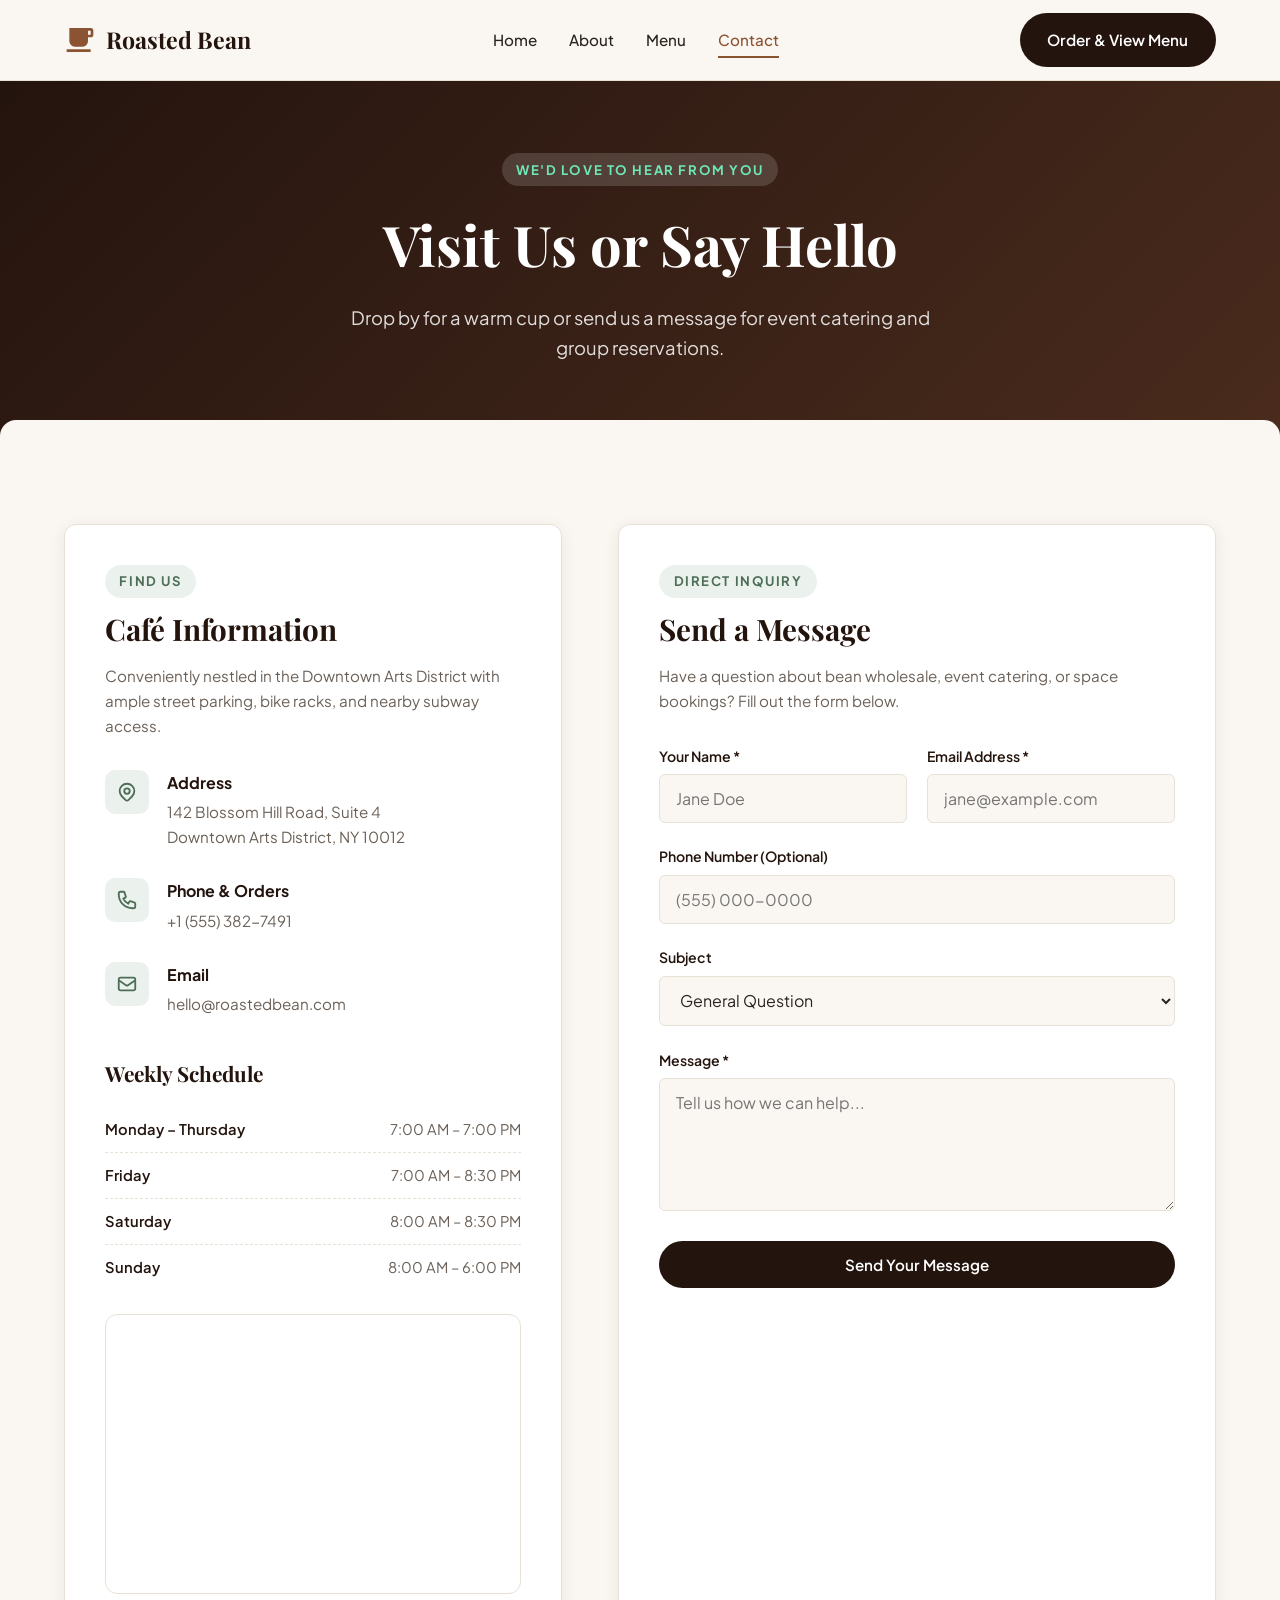
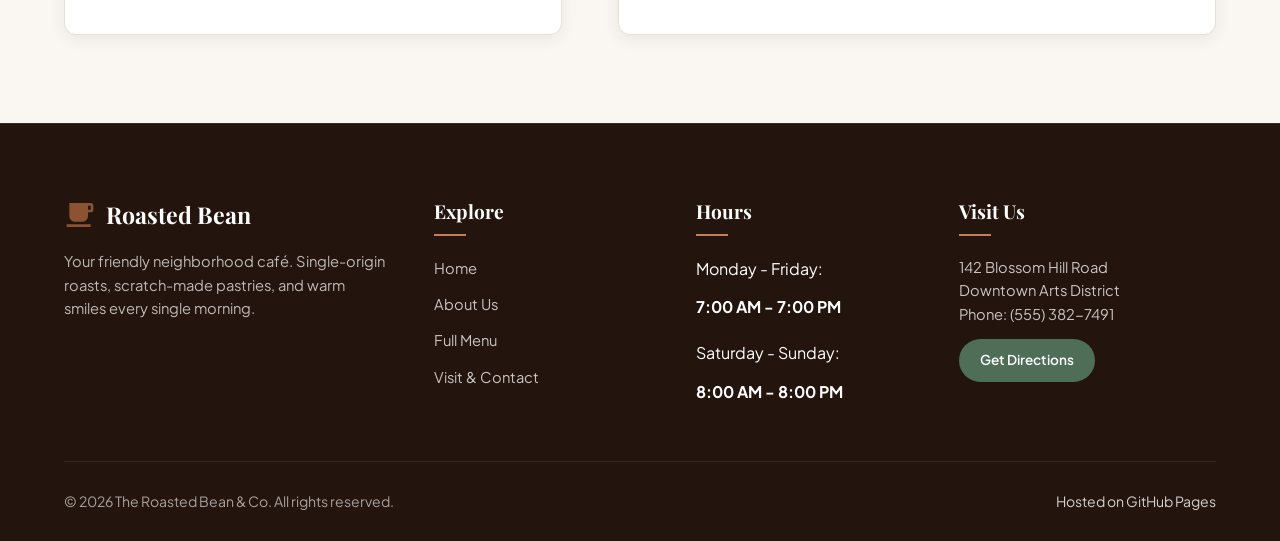
<file: contact.html>
<!DOCTYPE html>
<html lang="en">
<head>
  <meta charset="UTF-8">
  <meta name="viewport" content="width=device-width, initial-scale=1.0">
  <meta name="description" content="Get in touch with The Roasted Bean Café. Find our address, phone number, opening hours, or send us a message directly.">
  <title>Contact & Visit | The Roasted Bean & Co.</title>
  
  <link rel="icon" href="data:image/svg+xml,<svg xmlns='http://www.w3.org/2000/svg' viewBox='0 0 24 24' fill='%238C5332'><path d='M2 21h18v-2H2M20 8h-2V5h2m0-2H4v10a4 4 0 0 0 4 4h6a4 4 0 0 0 4-4v-3h2a2 2 0 0 0 2-2V5a2 2 0 0 0-2-2Z'/></svg>">
  <link rel="stylesheet" href="./css/style.css">
  <link rel="stylesheet" href="./css/responsive.css">
</head>
<body>

  <!-- Header -->
  <header class="site-header" role="banner">
    <div class="container nav-container">
      <a href="./index.html" class="brand-logo" aria-label="The Roasted Bean Home">
        <svg viewBox="0 0 24 24" aria-hidden="true">
          <path d="M2 21h18v-2H2M20 8h-2V5h2m0-2H4v10a4 4 0 0 0 4 4h6a4 4 0 0 0 4-4v-3h2a2 2 0 0 0 2-2V5a2 2 0 0 0-2-2Z"/>
        </svg>
        <span>Roasted Bean</span>
      </a>

      <nav class="nav-links" id="navLinks" role="navigation" aria-label="Main Navigation">
        <a href="./index.html">Home</a>
        <a href="./about.html">About</a>
        <a href="./menu.html">Menu</a>
        <a href="./contact.html" class="active">Contact</a>
      </nav>

      <div class="nav-cta">
        <a href="./menu.html" class="btn btn-primary">Order & View Menu</a>
        <button class="menu-toggle" id="menuToggle" aria-label="Toggle navigation menu" aria-expanded="false">
          <svg viewBox="0 0 24 24" fill="none">
            <path stroke-linecap="round" stroke-linejoin="round" stroke-width="2" d="M4 6h16M4 12h16M4 18h16"/>
          </svg>
        </button>
      </div>
    </div>
  </header>

  <main role="main">
    <!-- Page Header Banner -->
    <section class="page-header">
      <div class="container">
        <span class="section-tag">We'd Love To Hear From You</span>
        <h1>Visit Us or Say Hello</h1>
        <p>Drop by for a warm cup or send us a message for event catering and group reservations.</p>
      </div>
    </section>

    <!-- Contact & Details Grid -->
    <section class="section-padding">
      <div class="container">
        <div class="contact-grid">
          
          <!-- Left Column: Details, Hours & Map -->
          <div class="contact-info-card">
            <span class="section-tag">Find Us</span>
            <h2 class="section-title" style="font-size: 1.85rem;">Café Information</h2>
            <p style="color: var(--color-text-muted); font-size: 0.95rem;">
              Conveniently nestled in the Downtown Arts District with ample street parking, bike racks, and nearby subway access.
            </p>

            <div class="contact-info-list">
              
              <div class="contact-item">
                <div class="contact-icon">
                  <svg fill="none" stroke="currentColor" viewBox="0 0 24 24">
                    <path stroke-linecap="round" stroke-linejoin="round" stroke-width="2" d="M17.657 16.657L13.414 20.9a1.998 1.998 0 01-2.827 0l-4.244-4.243a8 8 0 1111.314 0z"/>
                    <path stroke-linecap="round" stroke-linejoin="round" stroke-width="2" d="M15 11a3 3 0 11-6 0 3 3 0 016 0z"/>
                  </svg>
                </div>
                <div class="contact-text">
                  <h4>Address</h4>
                  <p>142 Blossom Hill Road, Suite 4<br>Downtown Arts District, NY 10012</p>
                </div>
              </div>

              <div class="contact-item">
                <div class="contact-icon">
                  <svg fill="none" stroke="currentColor" viewBox="0 0 24 24">
                    <path stroke-linecap="round" stroke-linejoin="round" stroke-width="2" d="M3 5a2 2 0 012-2h3.28a1 1 0 01.948.684l1.498 4.493a1 1 0 01-.502 1.21l-2.257 1.13a11.042 11.042 0 005.516 5.516l1.13-2.257a1 1 0 011.21-.502l4.493 1.498a1 1 0 01.684.949V19a2 2 0 01-2 2h-1C9.716 21 3 14.284 3 6V5z"/>
                  </svg>
                </div>
                <div class="contact-text">
                  <h4>Phone & Orders</h4>
                  <p><a href="tel:5553827491">+1 (555) 382-7491</a></p>
                </div>
              </div>

              <div class="contact-item">
                <div class="contact-icon">
                  <svg fill="none" stroke="currentColor" viewBox="0 0 24 24">
                    <path stroke-linecap="round" stroke-linejoin="round" stroke-width="2" d="M3 8l7.89 5.26a2 2 0 002.22 0L21 8M5 19h14a2 2 0 002-2V7a2 2 0 00-2-2H5a2 2 0 00-2 2v10a2 2 0 002 2z"/>
                  </svg>
                </div>
                <div class="contact-text">
                  <h4>Email</h4>
                  <p><a href="mailto:hello@roastedbean.com">hello@roastedbean.com</a></p>
                </div>
              </div>

            </div>

            <h3 style="font-family: var(--font-heading); font-size: 1.3rem; margin-bottom: 0.5rem; color: var(--color-espresso);">
              Weekly Schedule
            </h3>
            <table class="hours-table">
              <tr>
                <td class="day">Monday – Thursday</td>
                <td class="time">7:00 AM – 7:00 PM</td>
              </tr>
              <tr>
                <td class="day">Friday</td>
                <td class="time">7:00 AM – 8:30 PM</td>
              </tr>
              <tr>
                <td class="day">Saturday</td>
                <td class="time">8:00 AM – 8:30 PM</td>
              </tr>
              <tr>
                <td class="day">Sunday</td>
                <td class="time">8:00 AM – 6:00 PM</td>
              </tr>
            </table>

            <!-- Embedded Interactive Map / OpenStreetMap -->
            <div class="map-container">
              <iframe 
                title="Location Map"
                src="https://www.openstreetmap.org/export/embed.html?bbox=-74.008%2C40.718%2C-73.998%2C40.728&amp;layer=mapnik&amp;marker=40.723%2C-74.003" 
                loading="lazy">
              </iframe>
            </div>

          </div>

          <!-- Right Column: Interactive Contact Form -->
          <div class="contact-form-wrapper">
            <span class="section-tag">Direct Inquiry</span>
            <h2 class="section-title" style="font-size: 1.85rem;">Send a Message</h2>
            <p style="color: var(--color-text-muted); font-size: 0.95rem; margin-bottom: 2rem;">
              Have a question about bean wholesale, event catering, or space bookings? Fill out the form below.
            </p>

            <form id="contactForm" novalidate>
              
              <div class="form-row">
                <div class="form-group">
                  <label for="name" class="form-label">Your Name *</label>
                  <input type="text" id="name" name="name" class="form-control" placeholder="Jane Doe" required>
                </div>
                <div class="form-group">
                  <label for="email" class="form-label">Email Address *</label>
                  <input type="email" id="email" name="email" class="form-control" placeholder="jane@example.com" required>
                </div>
              </div>

              <div class="form-group">
                <label for="phone" class="form-label">Phone Number (Optional)</label>
                <input type="tel" id="phone" name="phone" class="form-control" placeholder="(555) 000-0000">
              </div>

              <div class="form-group">
                <label for="subject" class="form-label">Subject</label>
                <select id="subject" name="subject" class="form-control">
                  <option value="general">General Question</option>
                  <option value="catering">Event Catering & Large Orders</option>
                  <option value="feedback">Customer Experience & Feedback</option>
                  <option value="career">Careers & Barista Roles</option>
                </select>
              </div>

              <div class="form-group">
                <label for="message" class="form-label">Message *</label>
                <textarea id="message" name="message" class="form-control" rows="5" placeholder="Tell us how we can help..." required></textarea>
              </div>

              <button type="submit" class="btn btn-primary" style="width: 100%;">
                Send Your Message
              </button>

              <div id="formStatus" class="form-status" role="alert"></div>

            </form>
          </div>

        </div>
      </div>
    </section>
  </main>

  <!-- Footer -->
  <footer class="site-footer" role="contentinfo">
    <div class="container">
      <div class="footer-grid">
        <div class="footer-brand">
          <a href="./index.html" class="brand-logo">
            <svg viewBox="0 0 24 24" aria-hidden="true">
              <path d="M2 21h18v-2H2M20 8h-2V5h2m0-2H4v10a4 4 0 0 0 4 4h6a4 4 0 0 0 4-4v-3h2a2 2 0 0 0 2-2V5a2 2 0 0 0-2-2Z"/>
            </svg>
            <span>Roasted Bean</span>
          </a>
          <p class="footer-desc">
            Your friendly neighborhood café. Single-origin roasts, scratch-made pastries, and warm smiles every single morning.
          </p>
        </div>

        <div class="footer-column">
          <h4>Explore</h4>
          <div class="footer-links">
            <a href="./index.html">Home</a>
            <a href="./about.html">About Us</a>
            <a href="./menu.html">Full Menu</a>
            <a href="./contact.html">Visit & Contact</a>
          </div>
        </div>

        <div class="footer-column">
          <h4>Hours</h4>
          <div class="footer-links">
            <span>Monday - Friday:</span>
            <strong style="color: #FFFFFF;">7:00 AM - 7:00 PM</strong>
            <span style="margin-top: 0.5rem;">Saturday - Sunday:</span>
            <strong style="color: #FFFFFF;">8:00 AM - 8:00 PM</strong>
          </div>
        </div>

        <div class="footer-column">
          <h4>Visit Us</h4>
          <p style="font-size: 0.92rem; color: rgba(255, 255, 255, 0.75); line-height: 1.6; margin-bottom: 0.8rem;">
            142 Blossom Hill Road<br>
            Downtown Arts District<br>
            Phone: (555) 382-7491
          </p>
          <a href="./contact.html" class="btn btn-sage" style="font-size: 0.85rem; padding: 0.5rem 1.2rem;">Get Directions</a>
        </div>
      </div>

      <div class="footer-bottom">
        <p>
          <span>&copy; <span id="currentYear">2026</span> The Roasted Bean & Co. All rights reserved.</span>
          <span class="github-badge">Hosted on GitHub Pages</span>
        </p>
      </div>
    </div>
  </footer>

  <script src="./js/main.js"></script>
</body>
</html>
</file>
<file: css/style.css>
/* ==========================================================================
   The Roasted Bean Café - Main Stylesheet
   Modern, responsive, artisanal aesthetic for GitHub Pages
   ========================================================================== */

@import url('https://fonts.googleapis.com/css2?family=Playfair+Display:ital,wght@0,500;0,600;0,700;1,400&family=Plus+Jakarta+Sans:wght@300;400;500;600;700&display=swap');

:root {
  /* Color Palette */
  --color-espresso: #24140E;
  --color-roast: #4A2B1D;
  --color-caramel: #8C5332;
  --color-warm-accent: #C87D55;
  --color-cream: #FAF7F2;
  --color-cream-card: #FFFFFF;
  --color-sage: #4E6E58;
  --color-sage-light: #EBF2ED;
  --color-sage-dark: #37503F;
  --color-text-dark: #2B231D;
  --color-text-muted: #6B6158;
  --color-border: #E8E1D5;
  --color-shadow: rgba(36, 20, 14, 0.08);
  --color-shadow-lg: rgba(36, 20, 14, 0.16);

  /* Typography */
  --font-heading: 'Playfair Display', Georgia, serif;
  --font-body: 'Plus Jakarta Sans', system-ui, -apple-system, BlinkMacSystemFont, 'Segoe UI', Roboto, sans-serif;

  /* Transitions & Spacing */
  --transition-fast: 0.2s ease;
  --transition-base: 0.3s ease;
  --transition-slow: 0.5s ease;
  --border-radius-sm: 6px;
  --border-radius-md: 12px;
  --border-radius-lg: 20px;
  --border-radius-pill: 999px;
  --container-max-width: 1200px;
}

/* Base Reset & Box Sizing */
*, *::before, *::after {
  box-sizing: border-box;
  margin: 0;
  padding: 0;
}

html {
  scroll-behavior: smooth;
  font-size: 16px;
}

body {
  font-family: var(--font-body);
  color: var(--color-text-dark);
  background-color: var(--color-cream);
  line-height: 1.65;
  -webkit-font-smoothing: antialiased;
  min-height: 100vh;
  display: flex;
  flex-direction: column;
}

img, video {
  max-width: 100%;
  height: auto;
  display: block;
}

a {
  color: inherit;
  text-decoration: none;
  transition: color var(--transition-fast);
}

ul {
  list-style: none;
}

button, input, textarea, select {
  font-family: inherit;
  font-size: inherit;
}

/* Container */
.container {
  width: 100%;
  max-width: var(--container-max-width);
  margin-left: auto;
  margin-right: auto;
  padding-left: 1.5rem;
  padding-right: 1.5rem;
}

/* Utility Header / Badges */
.section-tag {
  display: inline-block;
  font-size: 0.82rem;
  font-weight: 700;
  text-transform: uppercase;
  letter-spacing: 0.12em;
  color: var(--color-sage);
  background: var(--color-sage-light);
  padding: 0.35rem 0.9rem;
  border-radius: var(--border-radius-pill);
  margin-bottom: 0.75rem;
}

.section-title {
  font-family: var(--font-heading);
  font-size: 2.35rem;
  font-weight: 700;
  color: var(--color-espresso);
  line-height: 1.25;
  margin-bottom: 1rem;
}

.section-subtitle {
  font-size: 1.1rem;
  color: var(--color-text-muted);
  max-width: 620px;
  margin-left: auto;
  margin-right: auto;
}

.text-center {
  text-align: center;
}

/* ==========================================================================
   Navigation Bar
   ========================================================================== */
.site-header {
  position: sticky;
  top: 0;
  z-index: 1000;
  background-color: rgba(250, 247, 242, 0.95);
  backdrop-filter: blur(10px);
  -webkit-backdrop-filter: blur(10px);
  border-bottom: 1px solid var(--color-border);
  transition: all var(--transition-base);
}

.site-header.scrolled {
  background-color: rgba(255, 255, 255, 0.98);
  box-shadow: 0 4px 20px var(--color-shadow);
}

.nav-container {
  display: flex;
  align-items: center;
  justify-content: space-between;
  height: 80px;
}

.brand-logo {
  display: flex;
  align-items: center;
  gap: 0.65rem;
  font-family: var(--font-heading);
  font-size: 1.45rem;
  font-weight: 700;
  color: var(--color-espresso);
}

.brand-logo svg {
  width: 32px;
  height: 32px;
  fill: var(--color-caramel);
}

.nav-links {
  display: flex;
  align-items: center;
  gap: 2rem;
}

.nav-links a {
  font-weight: 500;
  font-size: 0.95rem;
  color: var(--color-text-dark);
  position: relative;
  padding: 0.35rem 0;
}

.nav-links a::after {
  content: '';
  position: absolute;
  bottom: 0;
  left: 0;
  width: 0%;
  height: 2px;
  background-color: var(--color-caramel);
  transition: width var(--transition-fast);
}

.nav-links a:hover,
.nav-links a.active {
  color: var(--color-caramel);
}

.nav-links a.active::after,
.nav-links a:hover::after {
  width: 100%;
}

.nav-cta {
  display: flex;
  align-items: center;
  gap: 1rem;
}

/* Hamburger Menu Button */
.menu-toggle {
  display: none;
  background: none;
  border: none;
  cursor: pointer;
  padding: 0.5rem;
  color: var(--color-espresso);
}

.menu-toggle svg {
  width: 28px;
  height: 28px;
  stroke: currentColor;
}

/* Buttons */
.btn {
  display: inline-flex;
  align-items: center;
  justify-content: center;
  gap: 0.5rem;
  font-weight: 600;
  font-size: 0.95rem;
  padding: 0.75rem 1.6rem;
  border-radius: var(--border-radius-pill);
  cursor: pointer;
  border: 2px solid transparent;
  transition: all var(--transition-fast);
  text-align: center;
}

.btn-primary {
  background-color: var(--color-espresso);
  color: #FFFFFF;
}

.btn-primary:hover {
  background-color: var(--color-caramel);
  color: #FFFFFF;
  transform: translateY(-2px);
  box-shadow: 0 4px 14px var(--color-shadow-lg);
}

.btn-secondary {
  background-color: transparent;
  color: var(--color-espresso);
  border-color: var(--color-espresso);
}

.btn-secondary:hover {
  background-color: var(--color-espresso);
  color: #FFFFFF;
  transform: translateY(-2px);
}

.btn-sage {
  background-color: var(--color-sage);
  color: #FFFFFF;
}

.btn-sage:hover {
  background-color: var(--color-sage-dark);
  color: #FFFFFF;
  transform: translateY(-2px);
}

.btn-white {
  background-color: #FFFFFF;
  color: var(--color-espresso);
}

.btn-white:hover {
  background-color: var(--color-cream);
  color: var(--color-caramel);
  transform: translateY(-2px);
}

/* ==========================================================================
   Hero Section with 10s Looping Background Video
   ========================================================================== */
.hero-section {
  position: relative;
  min-height: calc(100vh - 80px);
  display: flex;
  align-items: center;
  justify-content: center;
  overflow: hidden;
  color: #FFFFFF;
  padding: 5rem 1.5rem;
}

.hero-video-wrapper {
  position: absolute;
  top: 0;
  left: 0;
  width: 100%;
  height: 100%;
  z-index: 1;
  overflow: hidden;
}

.hero-video {
  width: 100%;
  height: 100%;
  object-fit: cover;
  object-position: center;
}

.hero-overlay {
  position: absolute;
  top: 0;
  left: 0;
  width: 100%;
  height: 100%;
  z-index: 2;
  background: linear-gradient(
    135deg,
    rgba(25, 13, 8, 0.78) 0%,
    rgba(44, 24, 16, 0.65) 50%,
    rgba(25, 13, 8, 0.85) 100%
  );
}

.hero-content {
  position: relative;
  z-index: 3;
  max-width: 820px;
  text-align: center;
  margin: 0 auto;
}

.hero-badge {
  display: inline-flex;
  align-items: center;
  gap: 0.5rem;
  background-color: rgba(255, 255, 255, 0.16);
  border: 1px solid rgba(255, 255, 255, 0.3);
  backdrop-filter: blur(8px);
  -webkit-backdrop-filter: blur(8px);
  color: #FFFFFF;
  padding: 0.4rem 1.1rem;
  border-radius: var(--border-radius-pill);
  font-size: 0.88rem;
  font-weight: 500;
  margin-bottom: 1.5rem;
}

.hero-badge span {
  display: inline-block;
  width: 8px;
  height: 8px;
  background-color: #6EE7B7;
  border-radius: 50%;
  box-shadow: 0 0 10px #6EE7B7;
}

.hero-title {
  font-family: var(--font-heading);
  font-size: clamp(2.3rem, 5.5vw, 4.2rem);
  font-weight: 700;
  line-height: 1.15;
  margin-bottom: 1.4rem;
  text-shadow: 0 2px 8px rgba(0, 0, 0, 0.4);
}

.hero-description {
  font-size: clamp(1.05rem, 2vw, 1.25rem);
  color: rgba(255, 255, 255, 0.9);
  margin-bottom: 2.2rem;
  max-width: 680px;
  margin-left: auto;
  margin-right: auto;
  line-height: 1.6;
}

.hero-actions {
  display: flex;
  align-items: center;
  justify-content: center;
  gap: 1.25rem;
  flex-wrap: wrap;
}

/* Video Control (Play/Pause Toggle for Accessibility) */
.video-toggle-btn {
  position: absolute;
  bottom: 24px;
  right: 24px;
  z-index: 4;
  background: rgba(20, 10, 6, 0.65);
  border: 1px solid rgba(255, 255, 255, 0.25);
  color: #FFFFFF;
  width: 44px;
  height: 44px;
  border-radius: 50%;
  display: flex;
  align-items: center;
  justify-content: center;
  cursor: pointer;
  backdrop-filter: blur(6px);
  transition: background var(--transition-fast), transform var(--transition-fast);
}

.video-toggle-btn:hover {
  background: rgba(20, 10, 6, 0.9);
  transform: scale(1.08);
}

.video-toggle-btn svg {
  width: 20px;
  height: 20px;
  fill: currentColor;
}

/* Feature Quick Ribbon */
.ribbon-section {
  background: #FFFFFF;
  border-bottom: 1px solid var(--color-border);
  padding: 2.2rem 0;
}

.ribbon-grid {
  display: grid;
  grid-template-columns: repeat(4, 1fr);
  gap: 1.5rem;
}

.ribbon-item {
  display: flex;
  align-items: center;
  gap: 1rem;
}

.ribbon-icon {
  width: 48px;
  height: 48px;
  border-radius: 12px;
  background-color: var(--color-sage-light);
  color: var(--color-sage);
  display: flex;
  align-items: center;
  justify-content: center;
  flex-shrink: 0;
}

.ribbon-icon svg {
  width: 24px;
  height: 24px;
}

.ribbon-text h4 {
  font-size: 0.98rem;
  font-weight: 700;
  color: var(--color-espresso);
  margin-bottom: 0.15rem;
}

.ribbon-text p {
  font-size: 0.85rem;
  color: var(--color-text-muted);
}

/* ==========================================================================
   Sections General
   ========================================================================== */
.section-padding {
  padding: 5.5rem 0;
}

.section-padding-sm {
  padding: 3.5rem 0;
}

/* Popular Showcase Cards */
.card-grid {
  display: grid;
  grid-template-columns: repeat(3, 1fr);
  gap: 2rem;
  margin-top: 3rem;
}

.card {
  background-color: var(--color-cream-card);
  border-radius: var(--border-radius-md);
  overflow: hidden;
  border: 1px solid var(--color-border);
  box-shadow: 0 4px 16px var(--color-shadow);
  transition: transform var(--transition-base), box-shadow var(--transition-base);
  display: flex;
  flex-direction: column;
}

.card:hover {
  transform: translateY(-6px);
  box-shadow: 0 12px 28px var(--color-shadow-lg);
}

.card-img-wrapper {
  position: relative;
  height: 240px;
  overflow: hidden;
  background-color: #E6DFD5;
}

.card-img-wrapper img {
  width: 100%;
  height: 100%;
  object-fit: cover;
  transition: transform var(--transition-slow);
}

.card:hover .card-img-wrapper img {
  transform: scale(1.05);
}

.card-badge {
  position: absolute;
  top: 14px;
  right: 14px;
  background-color: var(--color-sage);
  color: #FFFFFF;
  font-size: 0.75rem;
  font-weight: 600;
  padding: 0.25rem 0.65rem;
  border-radius: var(--border-radius-pill);
  letter-spacing: 0.04em;
  text-transform: uppercase;
}

.card-body {
  padding: 1.5rem;
  display: flex;
  flex-direction: column;
  flex-grow: 1;
}

.card-header-row {
  display: flex;
  justify-content: space-between;
  align-items: baseline;
  margin-bottom: 0.5rem;
}

.card-title {
  font-family: var(--font-heading);
  font-size: 1.35rem;
  font-weight: 700;
  color: var(--color-espresso);
}

.card-price {
  font-size: 1.25rem;
  font-weight: 700;
  color: var(--color-caramel);
}

.card-desc {
  font-size: 0.92rem;
  color: var(--color-text-muted);
  line-height: 1.55;
  margin-bottom: 1rem;
}

.card-tags {
  display: flex;
  flex-wrap: wrap;
  gap: 0.4rem;
  margin-top: auto;
}

.tag {
  font-size: 0.75rem;
  background-color: var(--color-cream);
  color: var(--color-text-muted);
  padding: 0.2rem 0.55rem;
  border-radius: 4px;
  border: 1px solid var(--color-border);
}

/* ==========================================================================
   Home Story Split Section
   ========================================================================== */
.split-section {
  display: grid;
  grid-template-columns: 1fr 1fr;
  gap: 4rem;
  align-items: center;
}

.split-image-grid {
  position: relative;
  display: grid;
  grid-template-columns: 1fr 1fr;
  gap: 1.25rem;
}

.split-img {
  border-radius: var(--border-radius-md);
  overflow: hidden;
  box-shadow: 0 8px 24px var(--color-shadow);
  height: 280px;
}

.split-img img {
  width: 100%;
  height: 100%;
  object-fit: cover;
}

.split-img:nth-child(2) {
  margin-top: 2rem;
}

.experience-badge {
  position: absolute;
  bottom: -15px;
  left: 20%;
  background: var(--color-espresso);
  color: #FFFFFF;
  padding: 1rem 1.4rem;
  border-radius: var(--border-radius-md);
  box-shadow: 0 10px 25px var(--color-shadow-lg);
  display: flex;
  align-items: center;
  gap: 0.8rem;
}

.experience-badge .number {
  font-family: var(--font-heading);
  font-size: 2rem;
  font-weight: 700;
  color: var(--color-warm-accent);
  line-height: 1;
}

.experience-badge .text {
  font-size: 0.85rem;
  line-height: 1.25;
}

/* Info Banner (Opening Hours & Quick Visit) */
.info-banner {
  background: var(--color-espresso);
  color: #FFFFFF;
  border-radius: var(--border-radius-lg);
  padding: 3rem 2.5rem;
  display: grid;
  grid-template-columns: repeat(3, 1fr);
  gap: 2rem;
  margin-top: 4rem;
}

.banner-item {
  display: flex;
  gap: 1rem;
}

.banner-icon {
  width: 44px;
  height: 44px;
  background: rgba(255, 255, 255, 0.1);
  border-radius: 10px;
  display: flex;
  align-items: center;
  justify-content: center;
  flex-shrink: 0;
  color: var(--color-warm-accent);
}

.banner-icon svg {
  width: 22px;
  height: 22px;
}

.banner-info h4 {
  font-family: var(--font-heading);
  font-size: 1.15rem;
  margin-bottom: 0.35rem;
  color: #FFFFFF;
}

.banner-info p {
  font-size: 0.9rem;
  color: rgba(255, 255, 255, 0.8);
  line-height: 1.5;
}

/* ==========================================================================
   Page Headers (For About, Menu, Contact)
   ========================================================================== */
.page-header {
  background: linear-gradient(135deg, var(--color-espresso) 0%, var(--color-roast) 100%);
  color: #FFFFFF;
  padding: 4.5rem 1.5rem;
  text-align: center;
  position: relative;
}

.page-header::after {
  content: '';
  position: absolute;
  bottom: 0;
  left: 0;
  right: 0;
  height: 16px;
  background-color: var(--color-cream);
  border-radius: 20px 20px 0 0;
}

.page-header .section-tag {
  background: rgba(255, 255, 255, 0.15);
  color: #6EE7B7;
}

.page-header h1 {
  font-family: var(--font-heading);
  font-size: clamp(2.2rem, 4.5vw, 3.5rem);
  font-weight: 700;
  margin-bottom: 0.8rem;
}

.page-header p {
  font-size: 1.15rem;
  color: rgba(255, 255, 255, 0.85);
  max-width: 600px;
  margin: 0 auto;
}

/* ==========================================================================
   About Page Specifics
   ========================================================================== */
.story-values-grid {
  display: grid;
  grid-template-columns: repeat(3, 1fr);
  gap: 2rem;
  margin-top: 3.5rem;
}

.value-card {
  background: #FFFFFF;
  padding: 2.2rem;
  border-radius: var(--border-radius-md);
  border: 1px solid var(--color-border);
  box-shadow: 0 4px 14px var(--color-shadow);
  text-align: center;
}

.value-icon {
  width: 60px;
  height: 60px;
  margin: 0 auto 1.25rem;
  border-radius: 50%;
  background-color: var(--color-sage-light);
  color: var(--color-sage);
  display: flex;
  align-items: center;
  justify-content: center;
}

.value-icon svg {
  width: 30px;
  height: 30px;
}

.value-card h3 {
  font-family: var(--font-heading);
  font-size: 1.35rem;
  color: var(--color-espresso);
  margin-bottom: 0.75rem;
}

.value-card p {
  font-size: 0.95rem;
  color: var(--color-text-muted);
}

/* Photo Mosaic Gallery */
.gallery-grid {
  display: grid;
  grid-template-columns: repeat(4, 1fr);
  gap: 1.25rem;
  margin-top: 3rem;
}

.gallery-item {
  height: 220px;
  border-radius: var(--border-radius-md);
  overflow: hidden;
  box-shadow: 0 4px 14px var(--color-shadow);
}

.gallery-item img {
  width: 100%;
  height: 100%;
  object-fit: cover;
  transition: transform var(--transition-slow);
}

.gallery-item:hover img {
  transform: scale(1.08);
}

/* ==========================================================================
   Menu Page Specifics
   ========================================================================== */
.menu-filter-nav {
  display: flex;
  justify-content: center;
  flex-wrap: wrap;
  gap: 0.75rem;
  margin-bottom: 3.5rem;
}

.filter-btn {
  background-color: #FFFFFF;
  color: var(--color-text-dark);
  border: 1px solid var(--color-border);
  padding: 0.6rem 1.4rem;
  border-radius: var(--border-radius-pill);
  font-weight: 600;
  font-size: 0.92rem;
  cursor: pointer;
  transition: all var(--transition-fast);
}

.filter-btn:hover,
.filter-btn.active {
  background-color: var(--color-espresso);
  color: #FFFFFF;
  border-color: var(--color-espresso);
  box-shadow: 0 4px 12px var(--color-shadow);
}

.menu-items-grid {
  display: grid;
  grid-template-columns: repeat(2, 1fr);
  gap: 2rem;
}

.menu-card {
  background-color: #FFFFFF;
  border-radius: var(--border-radius-md);
  padding: 1.4rem;
  border: 1px solid var(--color-border);
  display: flex;
  gap: 1.25rem;
  box-shadow: 0 2px 10px var(--color-shadow);
  transition: transform var(--transition-fast), box-shadow var(--transition-fast);
}

.menu-card:hover {
  transform: translateY(-3px);
  box-shadow: 0 6px 18px var(--color-shadow-lg);
}

.menu-img {
  width: 100px;
  height: 100px;
  border-radius: var(--border-radius-sm);
  overflow: hidden;
  flex-shrink: 0;
  background-color: #E8E1D5;
}

.menu-img img {
  width: 100%;
  height: 100%;
  object-fit: cover;
}

.menu-details {
  flex-grow: 1;
  display: flex;
  flex-direction: column;
}

.menu-top {
  display: flex;
  justify-content: space-between;
  align-items: baseline;
  margin-bottom: 0.35rem;
}

.menu-name {
  font-family: var(--font-heading);
  font-size: 1.2rem;
  font-weight: 700;
  color: var(--color-espresso);
}

.menu-price {
  font-weight: 700;
  font-size: 1.15rem;
  color: var(--color-caramel);
}

.menu-desc {
  font-size: 0.88rem;
  color: var(--color-text-muted);
  line-height: 1.5;
  margin-bottom: 0.65rem;
}

.diet-tags {
  display: flex;
  gap: 0.4rem;
  margin-top: auto;
}

.diet-tag {
  font-size: 0.72rem;
  padding: 0.18rem 0.5rem;
  border-radius: 4px;
  font-weight: 600;
}

.diet-tag.vegan {
  background: #EAF7EE;
  color: #1F8743;
}

.diet-tag.gf {
  background: #FFF7EB;
  color: #B56E00;
}

.diet-tag.organic {
  background: #F0F4FF;
  color: #2F68D6;
}

.diet-tag.special {
  background: #FCEEF1;
  color: #C0264D;
}

/* ==========================================================================
   Contact Page Specifics
   ========================================================================== */
.contact-grid {
  display: grid;
  grid-template-columns: 1fr 1.2fr;
  gap: 3.5rem;
}

.contact-info-card {
  background: #FFFFFF;
  border-radius: var(--border-radius-md);
  border: 1px solid var(--color-border);
  padding: 2.5rem;
  box-shadow: 0 4px 16px var(--color-shadow);
}

.contact-info-list {
  display: flex;
  flex-direction: column;
  gap: 1.8rem;
  margin-top: 2rem;
  margin-bottom: 2.5rem;
}

.contact-item {
  display: flex;
  align-items: flex-start;
  gap: 1.1rem;
}

.contact-icon {
  width: 44px;
  height: 44px;
  border-radius: 10px;
  background-color: var(--color-sage-light);
  color: var(--color-sage);
  display: flex;
  align-items: center;
  justify-content: center;
  flex-shrink: 0;
}

.contact-icon svg {
  width: 22px;
  height: 22px;
}

.contact-text h4 {
  font-size: 1rem;
  color: var(--color-espresso);
  font-weight: 700;
  margin-bottom: 0.2rem;
}

.contact-text p, .contact-text a {
  font-size: 0.95rem;
  color: var(--color-text-muted);
}

.contact-text a:hover {
  color: var(--color-caramel);
}

.hours-table {
  width: 100%;
  border-collapse: collapse;
  margin-top: 1rem;
}

.hours-table tr {
  border-bottom: 1px dashed var(--color-border);
}

.hours-table tr:last-child {
  border-bottom: none;
}

.hours-table td {
  padding: 0.65rem 0;
  font-size: 0.92rem;
}

.hours-table td.day {
  font-weight: 600;
  color: var(--color-espresso);
}

.hours-table td.time {
  text-align: right;
  color: var(--color-text-muted);
}

/* Contact Form */
.contact-form-wrapper {
  background: #FFFFFF;
  border-radius: var(--border-radius-md);
  border: 1px solid var(--color-border);
  padding: 2.5rem;
  box-shadow: 0 4px 16px var(--color-shadow);
}

.form-group {
  margin-bottom: 1.4rem;
}

.form-label {
  display: block;
  font-size: 0.88rem;
  font-weight: 600;
  color: var(--color-espresso);
  margin-bottom: 0.4rem;
}

.form-control {
  width: 100%;
  padding: 0.8rem 1rem;
  border-radius: var(--border-radius-sm);
  border: 1px solid var(--color-border);
  background-color: var(--color-cream);
  color: var(--color-text-dark);
  transition: border-color var(--transition-fast), box-shadow var(--transition-fast);
}

.form-control:focus {
  outline: none;
  border-color: var(--color-caramel);
  background-color: #FFFFFF;
  box-shadow: 0 0 0 3px rgba(140, 83, 50, 0.15);
}

textarea.form-control {
  resize: vertical;
  min-height: 120px;
}

.form-row {
  display: grid;
  grid-template-columns: 1fr 1fr;
  gap: 1.25rem;
}

.form-status {
  padding: 1rem;
  border-radius: var(--border-radius-sm);
  margin-top: 1rem;
  display: none;
  font-size: 0.92rem;
}

.form-status.success {
  display: block;
  background-color: #EAF7EE;
  color: #1A7037;
  border: 1px solid #C2E7CB;
}

.form-status.error {
  display: block;
  background-color: #FDF0ED;
  color: #C0264D;
  border: 1px solid #F6C8D1;
}

/* Map Placeholder / Container */
.map-container {
  width: 100%;
  height: 280px;
  border-radius: var(--border-radius-md);
  overflow: hidden;
  margin-top: 1.5rem;
  border: 1px solid var(--color-border);
}

.map-container iframe {
  width: 100%;
  height: 100%;
  border: 0;
}

/* ==========================================================================
   404 Page Specifics
   ========================================================================== */
.error-page-wrapper {
  padding: 6rem 1.5rem;
  text-align: center;
  max-width: 600px;
  margin: auto;
}

.error-code {
  font-family: var(--font-heading);
  font-size: 6rem;
  font-weight: 700;
  color: var(--color-caramel);
  line-height: 1;
  margin-bottom: 1rem;
}

.error-page-wrapper h2 {
  font-family: var(--font-heading);
  font-size: 2rem;
  margin-bottom: 1rem;
  color: var(--color-espresso);
}

.error-page-wrapper p {
  color: var(--color-text-muted);
  margin-bottom: 2rem;
}

/* ==========================================================================
   Footer
   ========================================================================== */
.site-footer {
  background-color: var(--color-espresso);
  color: #FFFFFF;
  margin-top: auto;
  border-top: 1px solid rgba(255, 255, 255, 0.1);
  padding-top: 4.5rem;
}

.footer-grid {
  display: grid;
  grid-template-columns: 1.5fr 1fr 1fr 1.2fr;
  gap: 3rem;
  margin-bottom: 3.5rem;
}

.footer-brand .brand-logo {
  color: #FFFFFF;
  margin-bottom: 1rem;
}

.footer-desc {
  font-size: 0.92rem;
  color: rgba(255, 255, 255, 0.7);
  line-height: 1.6;
  margin-bottom: 1.5rem;
}

.social-links {
  display: flex;
  gap: 0.8rem;
}

.social-icon {
  width: 38px;
  height: 38px;
  border-radius: 50%;
  background: rgba(255, 255, 255, 0.1);
  display: flex;
  align-items: center;
  justify-content: center;
  color: #FFFFFF;
  transition: all var(--transition-fast);
}

.social-icon svg {
  width: 18px;
  height: 18px;
  fill: currentColor;
}

.social-icon:hover {
  background: var(--color-caramel);
  transform: translateY(-2px);
}

.footer-column h4 {
  font-family: var(--font-heading);
  font-size: 1.2rem;
  color: #FFFFFF;
  margin-bottom: 1.25rem;
  position: relative;
  padding-bottom: 0.5rem;
}

.footer-column h4::after {
  content: '';
  position: absolute;
  bottom: 0;
  left: 0;
  width: 32px;
  height: 2px;
  background-color: var(--color-warm-accent);
}

.footer-links {
  display: flex;
  flex-direction: column;
  gap: 0.75rem;
}

.footer-links a {
  font-size: 0.92rem;
  color: rgba(255, 255, 255, 0.75);
}

.footer-links a:hover {
  color: var(--color-warm-accent);
  padding-left: 4px;
}

.footer-bottom {
  border-top: 1px solid rgba(255, 255, 255, 0.08);
  padding: 1.75rem 0;
  text-align: center;
  font-size: 0.88rem;
  color: rgba(255, 255, 255, 0.6);
}

.footer-bottom p {
  display: flex;
  justify-content: space-between;
  align-items: center;
  flex-wrap: wrap;
  gap: 1rem;
}

.github-badge {
  display: inline-flex;
  align-items: center;
  gap: 0.4rem;
  color: rgba(255, 255, 255, 0.8);
}

.github-badge svg {
  width: 16px;
  height: 16px;
  fill: currentColor;
}
</file>
<file: css/responsive.css>
/* ==========================================================================
   The Roasted Bean Café - Responsive Stylesheet
   Breakpoints: Mobile (< 768px), Tablet (768px - 1024px)
   ========================================================================== */

/* Tablet & Smaller (< 1024px) */
@media screen and (max-width: 1024px) {
  .ribbon-grid {
    grid-template-columns: repeat(2, 1fr);
    gap: 1.5rem;
  }

  .card-grid {
    grid-template-columns: repeat(2, 1fr);
  }

  .split-section {
    grid-template-columns: 1fr;
    gap: 3rem;
  }

  .split-image-grid {
    max-width: 500px;
    margin: 0 auto;
  }

  .info-banner {
    grid-template-columns: 1fr;
    gap: 1.5rem;
  }

  .gallery-grid {
    grid-template-columns: repeat(2, 1fr);
  }

  .footer-grid {
    grid-template-columns: repeat(2, 1fr);
    gap: 2.5rem;
  }

  .contact-grid {
    grid-template-columns: 1fr;
    gap: 2.5rem;
  }
}

/* Mobile Devices (< 768px) */
@media screen and (max-width: 768px) {
  .nav-links {
    position: fixed;
    top: 80px;
    left: 0;
    width: 100%;
    background-color: #FFFFFF;
    flex-direction: column;
    align-items: flex-start;
    padding: 1.75rem 2rem;
    gap: 1.25rem;
    border-bottom: 1px solid var(--color-border);
    box-shadow: 0 10px 25px var(--color-shadow-lg);
    transform: translateY(-150%);
    opacity: 0;
    pointer-events: none;
    transition: transform var(--transition-base), opacity var(--transition-base);
    z-index: 999;
  }

  .nav-links.active {
    transform: translateY(0);
    opacity: 1;
    pointer-events: all;
  }

  .nav-links a {
    font-size: 1.1rem;
    width: 100%;
    padding: 0.5rem 0;
    border-bottom: 1px solid #F0EAE1;
  }

  .menu-toggle {
    display: block;
  }

  .nav-cta .btn {
    display: none; /* Keep nav clean on mobile */
  }

  .hero-section {
    min-height: 85vh;
    padding: 4rem 1.25rem;
  }

  .hero-title {
    font-size: 2.2rem;
  }

  .hero-description {
    font-size: 1rem;
  }

  .hero-actions {
    flex-direction: column;
    width: 100%;
  }

  .hero-actions .btn {
    width: 100%;
  }

  .video-toggle-btn {
    bottom: 16px;
    right: 16px;
    width: 38px;
    height: 38px;
  }

  .ribbon-grid {
    grid-template-columns: 1fr;
    gap: 1.25rem;
  }

  .card-grid {
    grid-template-columns: 1fr;
    gap: 1.5rem;
  }

  .story-values-grid {
    grid-template-columns: 1fr;
    gap: 1.5rem;
  }

  .menu-items-grid {
    grid-template-columns: 1fr;
  }

  .menu-card {
    flex-direction: column;
  }

  .menu-img {
    width: 100%;
    height: 180px;
  }

  .form-row {
    grid-template-columns: 1fr;
    gap: 1rem;
  }

  .footer-grid {
    grid-template-columns: 1fr;
    gap: 2rem;
  }

  .footer-bottom p {
    flex-direction: column;
    gap: 0.5rem;
    text-align: center;
  }

  .gallery-grid {
    grid-template-columns: 1fr 1fr;
  }

  .contact-info-card,
  .contact-form-wrapper {
    padding: 1.75rem 1.25rem;
  }
}

/* Accessibility: User Prefers Reduced Motion */
@media (prefers-reduced-motion: reduce) {
  html {
    scroll-behavior: auto;
  }
  
  *, *::before, *::after {
    animation-duration: 0.01ms !important;
    animation-iteration-count: 1 !important;
    transition-duration: 0.01ms !important;
  }

  .hero-video {
    display: none;
  }

  .hero-video-wrapper {
    background: url('../assets/images/hero-poster.jpg') center/cover no-repeat;
  }
}
</file>
